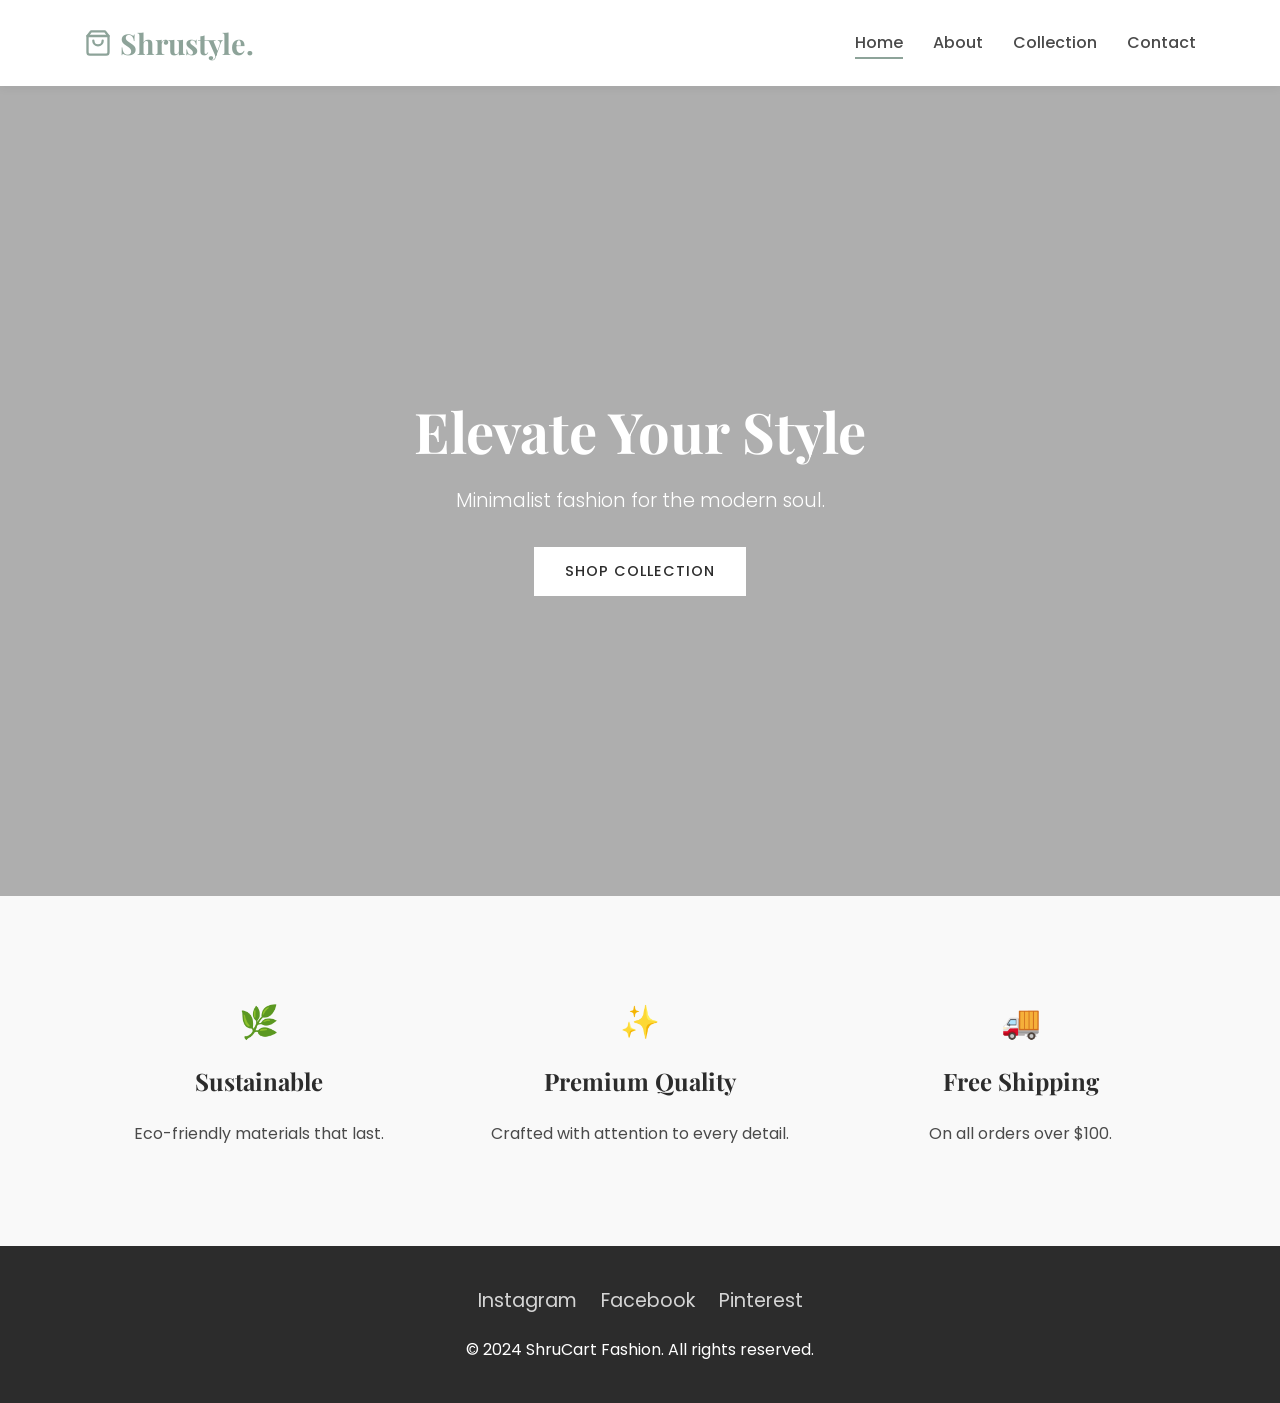
<file: lunacart/index.html>
<!DOCTYPE html>
<html lang="en">

<head>
    <meta charset="UTF-8">
    <meta name="viewport" content="width=device-width, initial-scale=1.0">
    <title>ShruCart | Minimal Fashion Store</title>
    <!-- Fonts -->
    <link rel="preconnect" href="https://fonts.googleapis.com">
    <link rel="preconnect" href="https://fonts.gstatic.com" crossorigin>
    <link
        href="https://fonts.googleapis.com/css2?family=Playfair+Display:wght@400;700&family=Poppins:wght@300;400;500&display=swap"
        rel="stylesheet">
    <!-- CSS -->
    <link rel="stylesheet" href="css/style.css">
</head>

<body>

    <!-- Navigation -->
    <header>
        <div class="container">
            <nav>
                <div class="logo">
                    <svg xmlns="http://www.w3.org/2000/svg" width="28" height="28" viewBox="0 0 24 24" fill="none"
                        stroke="currentColor" stroke-width="2" stroke-linecap="round" stroke-linejoin="round">
                        <path d="M6 2L3 6v14a2 2 0 0 0 2 2h14a2 2 0 0 0 2-2V6l-3-4z"></path>
                        <line x1="3" y1="6" x2="21" y2="6"></line>
                        <path d="M16 10a4 4 0 0 1-8 0"></path>
                    </svg>
                    Shrustyle.
                </div>
                <div class="hamburger">☰</div>
                <ul class="nav-links">
                    <li><a href="index.html" class="active">Home</a></li>
                    <li><a href="about.html">About</a></li>
                    <li><a href="gallery.html">Collection</a></li>
                    <li><a href="contact.html">Contact</a></li>
                </ul>
            </nav>
        </div>
    </header>

    <!-- Hero Section -->
    <section class="hero">
        <div class="container hero-content">
            <h1>Elevate Your Style</h1>
            <p class="tagline">Minimalist fashion for the modern soul.</p>
            <a href="gallery.html" class="btn">Shop Collection</a>
        </div>
    </section>

    <!-- Features Section -->
    <section class="features">
        <div class="container">
            <div class="features-grid">
                <div class="feature-item">
                    <div class="feature-icon">🌿</div>
                    <h3>Sustainable</h3>
                    <p>Eco-friendly materials that last.</p>
                </div>
                <div class="feature-item">
                    <div class="feature-icon">✨</div>
                    <h3>Premium Quality</h3>
                    <p>Crafted with attention to every detail.</p>
                </div>
                <div class="feature-item">
                    <div class="feature-icon">🚚</div>
                    <h3>Free Shipping</h3>
                    <p>On all orders over $100.</p>
                </div>
            </div>
        </div>
    </section>

    <!-- Footer -->
    <footer>
        <div class="container">
            <div class="social-links">
                <a href="#">Instagram</a>
                <a href="#">Facebook</a>
                <a href="#">Pinterest</a>
            </div>
            <p>&copy; 2024 ShruCart Fashion. All rights reserved.</p>
        </div>
    </footer>

    <script src="js/script.js"></script>
</body>

</html>
</file>
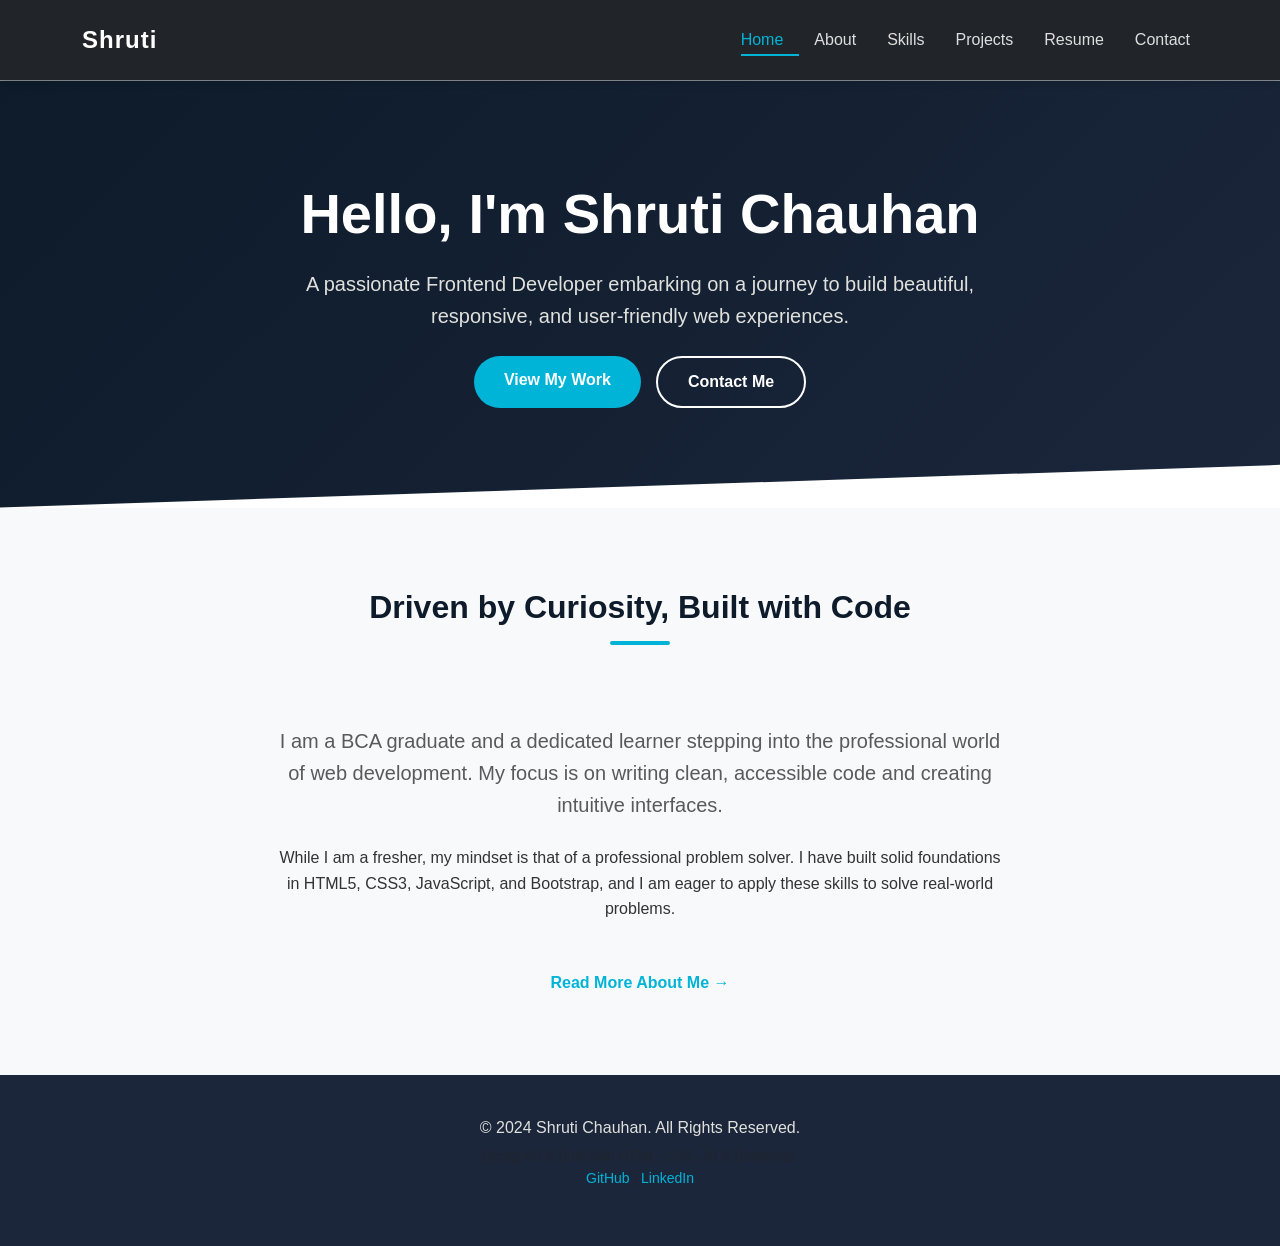
<file: portfolio/index.html>
<!DOCTYPE html>
<html lang="en">

<head>
    <meta charset="UTF-8">
    <meta name="viewport" content="width=device-width, initial-scale=1.0">
    <title>Shruti Chauhan | Frontend Developer Portfolio</title>
    <meta name="description"
        content="Portfolio of Shruti Chauhan, a Frontend Developer specialized in HTML, CSS, JavaScript, and Bootstrap.">

    <!-- Bootstrap 5 CSS CDN -->
    <link href="https://cdn.jsdelivr.net/npm/bootstrap@5.3.0/dist/css/bootstrap.min.css" rel="stylesheet">

    <!-- Custom CSS -->
    <link rel="stylesheet" href="css/style.css">

    <!-- Using Segoe UI font (system default backup) -->
</head>

<body>

    <!-- Navigation Bar -->
    <nav class="navbar navbar-expand-lg navbar-dark bg-dark sticky-top">
        <div class="container">
            <a class="navbar-brand" href="index.html">Shruti<span style="color: var(--accent-color);"></span></a>
            <button class="navbar-toggler" type="button" data-bs-toggle="collapse" data-bs-target="#navbarNav">
                <span class="navbar-toggler-icon"></span>
            </button>
            <div class="collapse navbar-collapse justify-content-end" id="navbarNav">
                <ul class="navbar-nav">
                    <li class="nav-item"><a class="nav-link active" href="index.html">Home</a></li>
                    <li class="nav-item"><a class="nav-link" href="about.html">About</a></li>
                    <li class="nav-item"><a class="nav-link" href="skills.html">Skills</a></li>
                    <li class="nav-item"><a class="nav-link" href="projects.html">Projects</a></li>
                    <li class="nav-item"><a class="nav-link" href="resume.html">Resume</a></li>
                    <li class="nav-item"><a class="nav-link" href="contact.html">Contact</a></li>
                </ul>
            </div>
        </div>
    </nav>

    <!-- Hero Section -->
    <header class="hero-section d-flex align-items-center">
        <div class="container">
            <div class="row align-items-center justify-content-center">
                <div class="col-lg-8">
                    <h1>Hello, I'm Shruti Chauhan</h1>
                    <p class="lead mb-4">
                        A passionate <strong>Frontend Developer</strong> embarking on a journey to build beautiful,
                        responsive, and user-friendly web experiences.
                    </p>
                    <div class="d-flex justify-content-center">
                        <a href="projects.html" class="btn btn-primary-custom">View My Work</a>
                        <a href="contact.html" class="btn btn-outline-light-custom">Contact Me</a>
                    </div>
                </div>
            </div>
        </div>
    </header>

    <!-- Brief Introduction Section -->
    <section class="section-padding bg-light">
        <div class="container">
            <div class="row justify-content-center">
                <div class="col-lg-8 text-center animate-up">
                    <h2 class="section-title">Driven by Curiosity, Built with Code</h2>
                    <p class="lead text-muted mb-4">
                        I am a BCA graduate and a dedicated learner stepping into the professional world of web
                        development.
                        My focus is on writing clean, accessible code and creating intuitive interfaces.
                    </p>
                    <p class="mb-5">
                        While I am a fresher, my mindset is that of a professional problem solver.
                        I have built solid foundations in HTML5, CSS3, JavaScript, and Bootstrap, and I am eager to
                        apply these skills to solve real-world problems.
                    </p>
                    <a href="about.html" class="text-decoration-none fw-bold" style="color: var(--accent-color);">Read
                        More About Me →</a>
                </div>
            </div>
        </div>
    </section>

    <!-- Footer -->
    <footer>
        <div class="container">
            <p class="mb-1">&copy; 2024 Shruti Chauhan. All Rights Reserved.</p>
            <p class="small text-muted">
                Designed & Built with HTML, CSS, JS & Bootstrap. <br>
                <a href="https://github.com/shrutichauhan" target="_blank">GitHub</a> |
                <a href="https://linkedin.com/in/shrutichauhan" target="_blank">LinkedIn</a>
            </p>
        </div>
    </footer>

    <!-- Bootstrap 5 JS Bundle -->
    <script src="https://cdn.jsdelivr.net/npm/bootstrap@5.3.0/dist/js/bootstrap.bundle.min.js"></script>

    <!-- Custom JS -->
    <script src="js/main.js"></script>
</body>

</html>
</file>
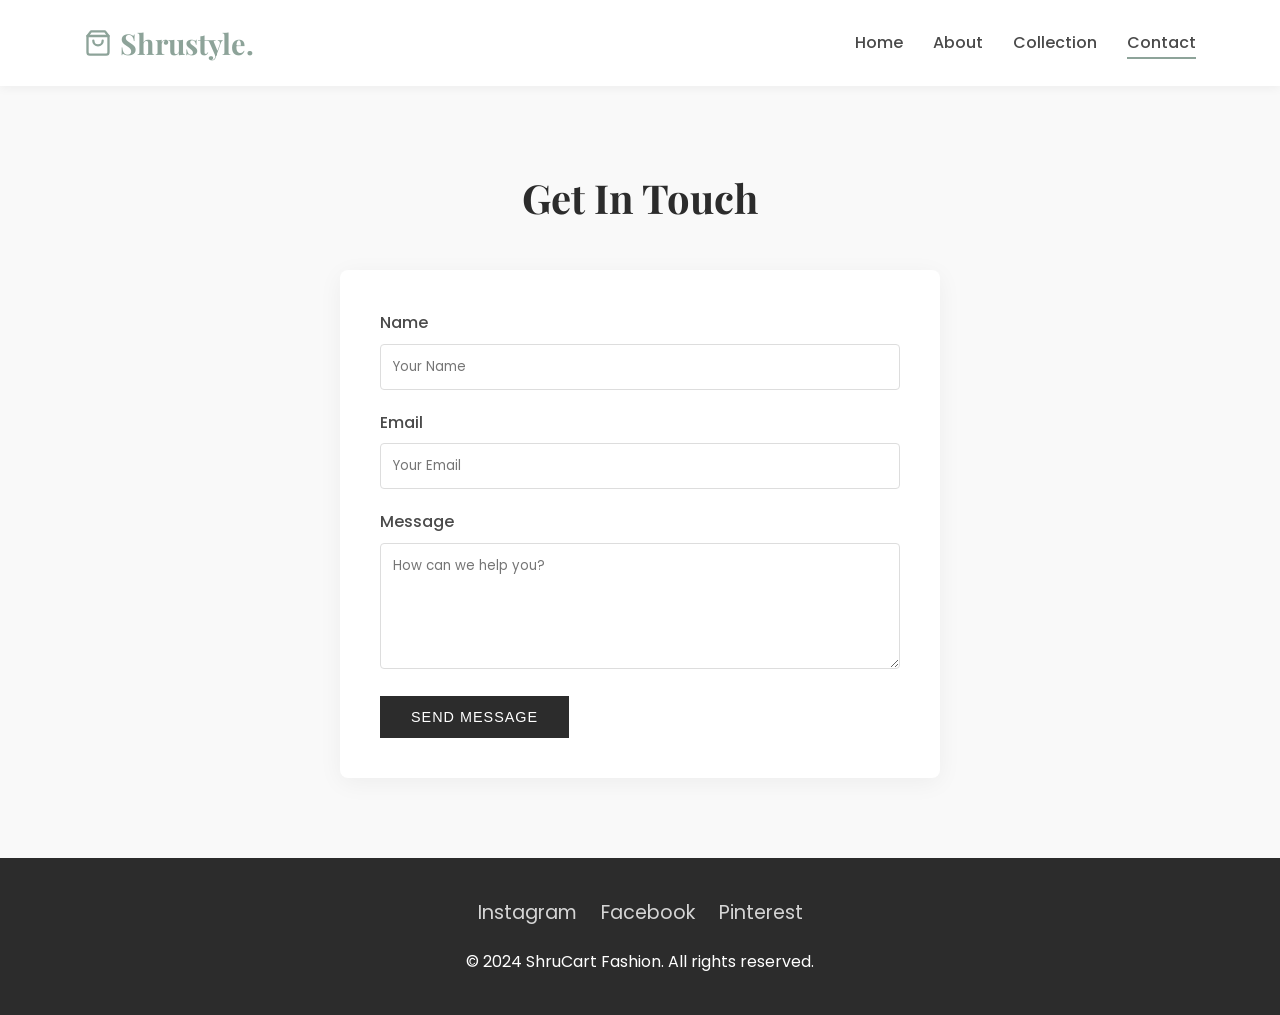
<file: lunacart/contact.html>
<!DOCTYPE html>
<html lang="en">

<head>
    <meta charset="UTF-8">
    <meta name="viewport" content="width=device-width, initial-scale=1.0">
    <title>Contact Us | ShruCart</title>
    <!-- Fonts -->
    <link rel="preconnect" href="https://fonts.googleapis.com">
    <link rel="preconnect" href="https://fonts.gstatic.com" crossorigin>
    <link
        href="https://fonts.googleapis.com/css2?family=Playfair+Display:wght@400;700&family=Poppins:wght@300;400;500&display=swap"
        rel="stylesheet">
    <!-- CSS -->
    <link rel="stylesheet" href="css/style.css">
</head>

<body>

    <!-- Navigation -->
    <header>
        <div class="container">
            <nav>
                <div class="logo">
                    <svg xmlns="http://www.w3.org/2000/svg" width="28" height="28" viewBox="0 0 24 24" fill="none"
                        stroke="currentColor" stroke-width="2" stroke-linecap="round" stroke-linejoin="round">
                        <path d="M6 2L3 6v14a2 2 0 0 0 2 2h14a2 2 0 0 0 2-2V6l-3-4z"></path>
                        <line x1="3" y1="6" x2="21" y2="6"></line>
                        <path d="M16 10a4 4 0 0 1-8 0"></path>
                    </svg>
                    Shrustyle.
                </div>
                <div class="hamburger">☰</div>
                <ul class="nav-links">
                    <li><a href="index.html">Home</a></li>
                    <li><a href="about.html">About</a></li>
                    <li><a href="gallery.html">Collection</a></li>
                    <li><a href="contact.html" class="active">Contact</a></li>
                </ul>
            </nav>
        </div>
    </header>

    <!-- Contact Section -->
    <section class="contact-section">
        <div class="container">
            <h2>Get In Touch</h2>
            <div class="form-container">
                <form id="contactForm">
                    <div class="form-group">
                        <label for="name">Name</label>
                        <input type="text" id="name" placeholder="Your Name">
                        <div class="error-message">Error message</div>
                    </div>
                    <div class="form-group">
                        <label for="email">Email</label>
                        <input type="email" id="email" placeholder="Your Email">
                        <div class="error-message">Error message</div>
                    </div>
                    <div class="form-group">
                        <label for="message">Message</label>
                        <textarea id="message" rows="5" placeholder="How can we help you?"></textarea>
                        <div class="error-message">Error message</div>
                    </div>
                    <button type="submit" class="btn">Send Message</button>
                </form>
            </div>
        </div>
    </section>

    <!-- Footer -->
    <footer>
        <div class="container">
            <div class="social-links">
                <a href="#">Instagram</a>
                <a href="#">Facebook</a>
                <a href="#">Pinterest</a>
            </div>
            <p>&copy; 2024 ShruCart Fashion. All rights reserved.</p>
        </div>
    </footer>

    <script src="js/script.js"></script>
</body>

</html>
</file>
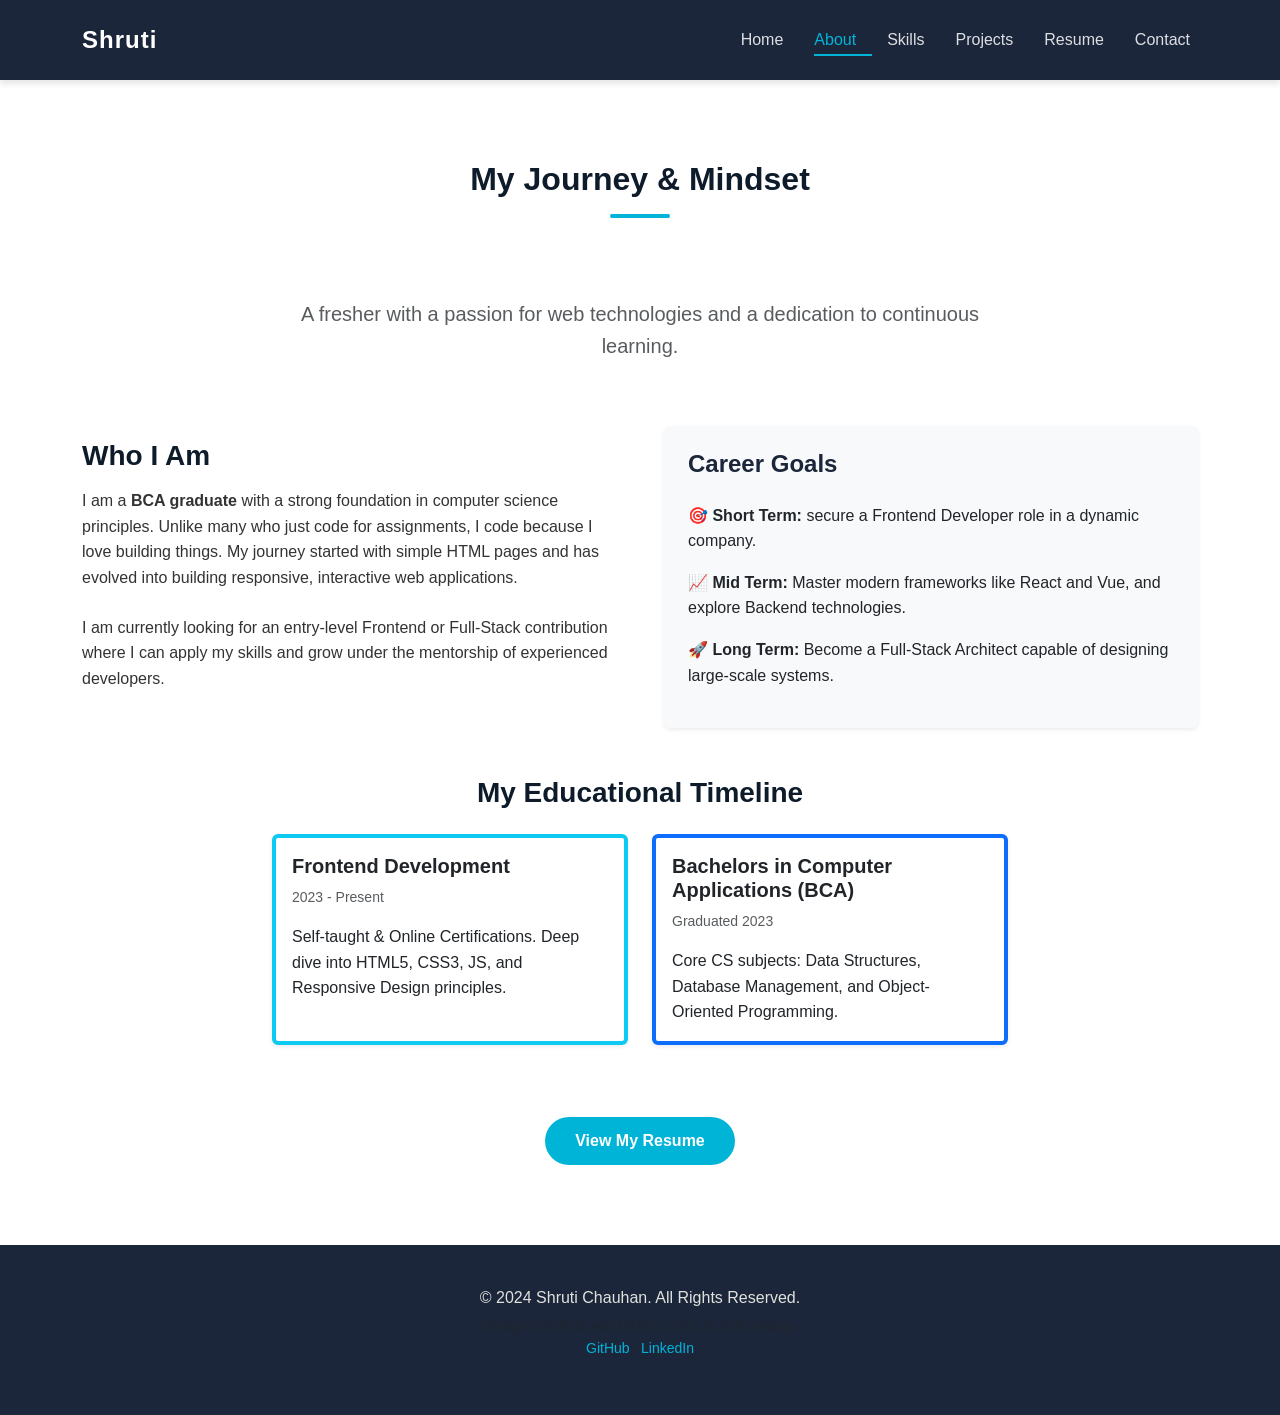
<file: portfolio/about.html>
<!DOCTYPE html>
<html lang="en">

<head>
    <meta charset="UTF-8">
    <meta name="viewport" content="width=device-width, initial-scale=1.0">
    <title>About Me | Shruti Chauhan - Frontend Developer</title>

    <!-- Bootstrap 5 CSS CDN -->
    <link href="https://cdn.jsdelivr.net/npm/bootstrap@5.3.0/dist/css/bootstrap.min.css" rel="stylesheet">

    <!-- Custom CSS -->
    <link rel="stylesheet" href="css/style.css">
</head>

<body>

    <!-- Navigation Bar -->
    <nav class="navbar navbar-expand-lg navbar-dark sticky-top">
        <div class="container">
            <a class="navbar-brand" href="index.html">Shruti<span style="color: var(--accent-color);"></span></a>
            <button class="navbar-toggler" type="button" data-bs-toggle="collapse" data-bs-target="#navbarNav">
                <span class="navbar-toggler-icon"></span>
            </button>
            <div class="collapse navbar-collapse justify-content-end" id="navbarNav">
                <ul class="navbar-nav">
                    <li class="nav-item"><a class="nav-link" href="index.html">Home</a></li>
                    <li class="nav-item"><a class="nav-link active" href="about.html">About</a></li>
                    <li class="nav-item"><a class="nav-link" href="skills.html">Skills</a></li>
                    <li class="nav-item"><a class="nav-link" href="projects.html">Projects</a></li>
                    <li class="nav-item"><a class="nav-link" href="resume.html">Resume</a></li>
                    <li class="nav-item"><a class="nav-link" href="contact.html">Contact</a></li>
                </ul>
            </div>
        </div>
    </nav>

    <!-- Main Content -->
    <section class="section-padding">
        <div class="container">
            <!-- Header -->
            <div class="row mb-5">
                <div class="col-lg-8 mx-auto text-center animate-up">
                    <h2 class="section-title">My Journey & Mindset</h2>
                    <p class="lead text-muted">A fresher with a passion for web technologies and a dedication to
                        continuous learning.</p>
                </div>
            </div>

            <!-- Content Split -->
            <div class="row g-5 align-items-center mb-5">
                <div class="col-lg-6 animate-up">
                    <h3 class="mb-3">Who I Am</h3>
                    <p class="mb-4">
                        I am a <strong>BCA graduate</strong> with a strong foundation in computer science principles.
                        Unlike many who just code for assignments, I code because I love building things.
                        My journey started with simple HTML pages and has evolved into building responsive, interactive
                        web applications.
                    </p>
                    <p class="mb-4">
                        I am currently looking for an entry-level Frontend or Full-Stack contribution where I can apply
                        my
                        skills and grow under the mentorship of experienced developers.
                    </p>
                </div>
                <div class="col-lg-6 animate-up">
                    <div class="card border-0 shadow-sm h-100 bg-light">
                        <div class="card-body p-4">
                            <h4 class="card-title mb-4" style="color: var(--secondary-color);">Career Goals</h4>
                            <ul class="list-unstyled">
                                <li class="mb-3">
                                    <strong>🎯 Short Term:</strong> secure a Frontend Developer role in a dynamic
                                    company.
                                </li>
                                <li class="mb-3">
                                    <strong>📈 Mid Term:</strong> Master modern frameworks like React and Vue, and
                                    explore Backend technologies.
                                </li>
                                <li class="mb-3">
                                    <strong>🚀 Long Term:</strong> Become a Full-Stack Architect capable of designing
                                    large-scale systems.
                                </li>
                            </ul>
                        </div>
                    </div>
                </div>
            </div>

            <!-- Timeline / Educational Background -->
            <div class="row mt-5">
                <div class="col-12 animate-up">
                    <h3 class="mb-4 text-center">My Educational Timeline</h3>
                    <div class="row justify-content-center">
                        <div class="col-md-4 mb-4">
                            <div class="card h-100 border-start border-4 border-info shadow-sm">
                                <div class="card-body">
                                    <h5 class="card-title">Frontend Development</h5>
                                    <p class="text-muted small">2023 - Present</p>
                                    <p class="card-text">Self-taught & Online Certifications. Deep dive into HTML5,
                                        CSS3, JS, and Responsive Design principles.</p>
                                </div>
                            </div>
                        </div>
                        <div class="col-md-4 mb-4">
                            <div class="card h-100 border-start border-4 border-primary shadow-sm">
                                <div class="card-body">
                                    <h5 class="card-title">Bachelors in Computer Applications (BCA)</h5>
                                    <p class="text-muted small">Graduated 2023</p>
                                    <p class="card-text">Core CS subjects: Data Structures, Database Management, and
                                        Object-Oriented Programming.</p>
                                </div>
                            </div>
                        </div>
                    </div>
                </div>
            </div>

            <div class="text-center mt-5 animate-up">
                <a href="resume.html" class="btn btn-primary-custom">View My Resume</a>
            </div>

        </div>
    </section>

    <!-- Footer -->
    <footer>
        <div class="container">
            <p class="mb-1">&copy; 2024 Shruti Chauhan. All Rights Reserved.</p>
            <p class="small text-muted">
                Designed & Built with HTML, CSS, JS & Bootstrap. <br>
                <a href="https://github.com/shrutichauhan" target="_blank">GitHub</a> |
                <a href="https://linkedin.com/in/shrutichauhan" target="_blank">LinkedIn</a>
            </p>
        </div>
    </footer>

    <!-- Bootstrap 5 JS Bundle -->
    <script src="https://cdn.jsdelivr.net/npm/bootstrap@5.3.0/dist/js/bootstrap.bundle.min.js"></script>
    <script src="js/main.js"></script>
</body>

</html>
</file>
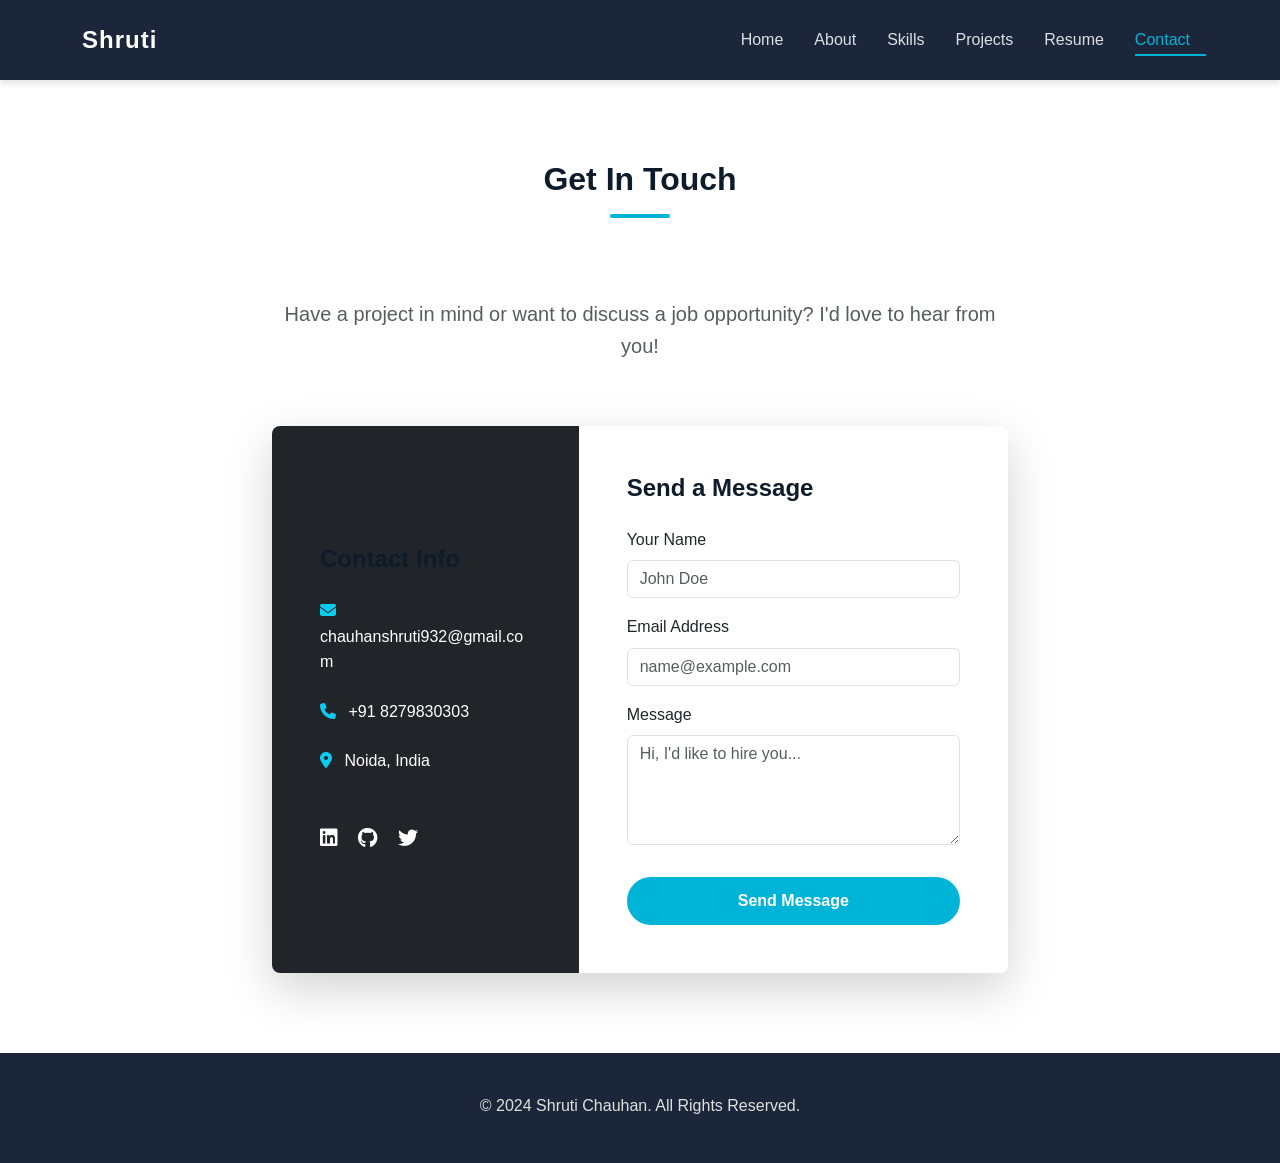
<file: portfolio/contact.html>
<!DOCTYPE html>
<html lang="en">

<head>
    <meta charset="UTF-8">
    <meta name="viewport" content="width=device-width, initial-scale=1.0">
    <title>Contact Me | Shruti Chauhan - Frontend Developer</title>

    <!-- Bootstrap 5 CSS CDN -->
    <link href="https://cdn.jsdelivr.net/npm/bootstrap@5.3.0/dist/css/bootstrap.min.css" rel="stylesheet">

    <!-- Custom CSS -->
    <link rel="stylesheet" href="css/style.css">

    <!-- FontAwesome for Social Icons -->
    <link rel="stylesheet" href="https://cdnjs.cloudflare.com/ajax/libs/font-awesome/6.4.0/css/all.min.css">
</head>

<body>

    <!-- Navigation Bar -->
    <nav class="navbar navbar-expand-lg navbar-dark sticky-top">
        <div class="container">
            <a class="navbar-brand" href="index.html">Shruti<span style="color: var(--accent-color);"></span></a>
            <button class="navbar-toggler" type="button" data-bs-toggle="collapse" data-bs-target="#navbarNav">
                <span class="navbar-toggler-icon"></span>
            </button>
            <div class="collapse navbar-collapse justify-content-end" id="navbarNav">
                <ul class="navbar-nav">
                    <li class="nav-item"><a class="nav-link" href="index.html">Home</a></li>
                    <li class="nav-item"><a class="nav-link" href="about.html">About</a></li>
                    <li class="nav-item"><a class="nav-link" href="skills.html">Skills</a></li>
                    <li class="nav-item"><a class="nav-link" href="projects.html">Projects</a></li>
                    <li class="nav-item"><a class="nav-link" href="resume.html">Resume</a></li>
                    <li class="nav-item"><a class="nav-link active" href="contact.html">Contact</a></li>
                </ul>
            </div>
        </div>
    </nav>

    <!-- Main Content -->
    <section class="section-padding">
        <div class="container">
            <div class="row mb-5">
                <div class="col-lg-8 mx-auto text-center animate-up">
                    <h2 class="section-title">Get In Touch</h2>
                    <p class="lead text-muted">
                        Have a project in mind or want to discuss a job opportunity? I'd love to hear from you!
                    </p>
                </div>
            </div>

            <div class="row justify-content-center">
                <div class="col-lg-8 animate-up">
                    <div class="card shadow-lg border-0 rounded-3 overflow-hidden">
                        <div class="row g-0">
                            <!-- Contact Info Column -->
                            <div class="col-md-5 bg-dark text-white p-5 d-flex flex-column justify-content-center">
                                <h4 class="mb-4">Contact Info</h4>
                                <div class="mb-4">
                                    <i class="fas fa-envelope me-2 text-info"></i>
                                    <span>chauhanshruti932@gmail.com</span>
                                </div>
                                <div class="mb-4">
                                    <i class="fas fa-phone me-2 text-info"></i>
                                    <span>+91 8279830303</span>
                                </div>
                                <div class="mb-4">
                                    <i class="fas fa-map-marker-alt me-2 text-info"></i>
                                    <span> Noida, India</span>
                                </div>
                                <div class="mt-4">
                                    <a href="https://www.linkedin.com/in/shruti-chauhan-57a017297?utm_source=share&utm_campaign=share_via&utm_content=profile&utm_medium=android_app"
                                        class="text-white me-3 fs-5"><i class="fab fa-linkedin"></i></a>
                                    <a href="https://github.com/dashboard" class="text-white me-3 fs-5"><i
                                            class="fab fa-github"></i></a>
                                    <a href="#" class="text-white fs-5"><i class="fab fa-twitter"></i></a>
                                </div>
                            </div>

                            <!-- Form Column -->
                            <div class="col-md-7 bg-white p-5">
                                <h4 class="mb-4" style="color: var(--primary-color);">Send a Message</h4>
                                <form id="contactForm">
                                    <div class="mb-3">
                                        <label for="name" class="form-label">Your Name</label>
                                        <input type="text" class="form-control" id="name" placeholder="John Doe"
                                            required>
                                    </div>
                                    <div class="mb-3">
                                        <label for="email" class="form-label">Email Address</label>
                                        <input type="email" class="form-control" id="email"
                                            placeholder="name@example.com" required>
                                    </div>
                                    <div class="mb-3">
                                        <label for="message" class="form-label">Message</label>
                                        <textarea class="form-control" id="message" rows="4"
                                            placeholder="Hi, I'd like to hire you..." required></textarea>
                                    </div>
                                    <button type="submit" class="btn btn-primary-custom w-100 mt-3">Send
                                        Message</button>
                                </form>
                            </div>
                        </div>
                    </div>
                </div>
            </div>

        </div>
    </section>

    <!-- Footer -->
    <footer>
        <div class="container">
            <p class="mb-1">&copy; 2024 Shruti Chauhan. All Rights Reserved.</p>
        </div>
    </footer>

    <!-- Bootstrap 5 JS Bundle -->
    <script src="https://cdn.jsdelivr.net/npm/bootstrap@5.3.0/dist/js/bootstrap.bundle.min.js"></script>
    <script src="js/main.js"></script>
</body>

</html>
</file>
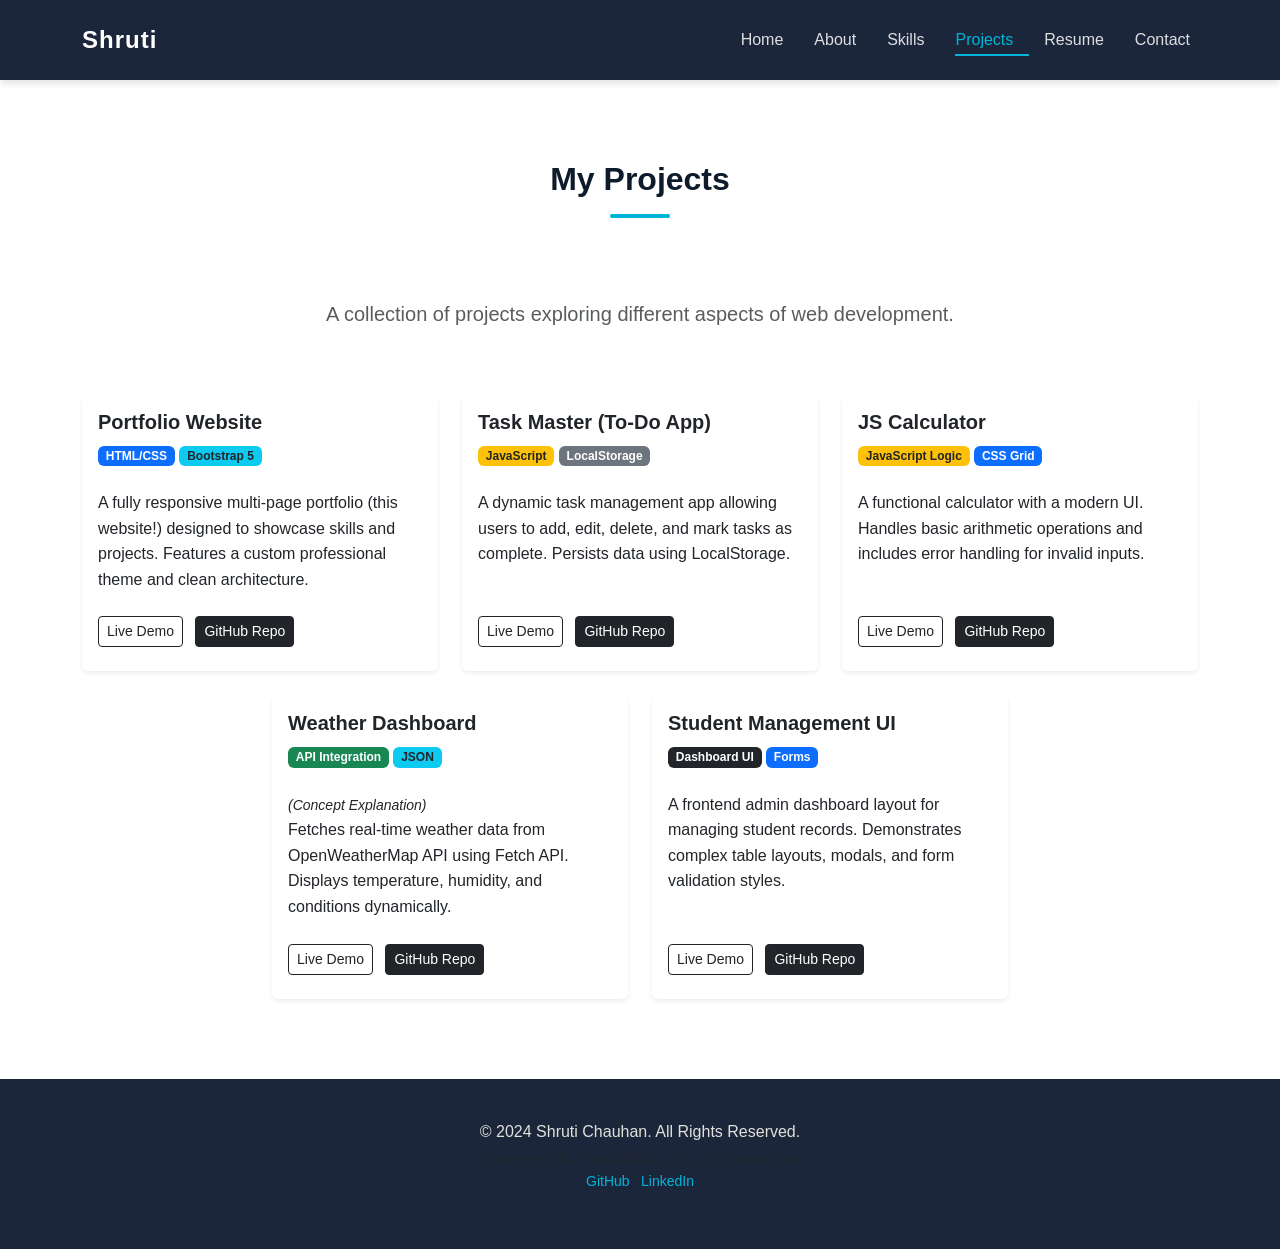
<file: portfolio/projects.html>
<!DOCTYPE html>
<html lang="en">

<head>
    <meta charset="UTF-8">
    <meta name="viewport" content="width=device-width, initial-scale=1.0">
    <title>Projects | Shruti Chauhan - Frontend Developer</title>

    <!-- Bootstrap 5 CSS CDN -->
    <link href="https://cdn.jsdelivr.net/npm/bootstrap@5.3.0/dist/css/bootstrap.min.css" rel="stylesheet">

    <!-- Custom CSS -->
    <link rel="stylesheet" href="css/style.css">
</head>

<body>

    <!-- Navigation Bar -->
    <nav class="navbar navbar-expand-lg navbar-dark sticky-top">
        <div class="container">
            <a class="navbar-brand" href="index.html">Shruti<span style="color: var(--accent-color);"></span></a>
            <button class="navbar-toggler" type="button" data-bs-toggle="collapse" data-bs-target="#navbarNav">
                <span class="navbar-toggler-icon"></span>
            </button>
            <div class="collapse navbar-collapse justify-content-end" id="navbarNav">
                <ul class="navbar-nav">
                    <li class="nav-item"><a class="nav-link" href="index.html">Home</a></li>
                    <li class="nav-item"><a class="nav-link" href="about.html">About</a></li>
                    <li class="nav-item"><a class="nav-link" href="skills.html">Skills</a></li>
                    <li class="nav-item"><a class="nav-link active" href="projects.html">Projects</a></li>
                    <li class="nav-item"><a class="nav-link" href="resume.html">Resume</a></li>
                    <li class="nav-item"><a class="nav-link" href="contact.html">Contact</a></li>
                </ul>
            </div>
        </div>
    </nav>

    <!-- Main Content -->
    <section class="section-padding">
        <div class="container">
            <div class="row mb-5">
                <div class="col-lg-8 mx-auto text-center animate-up">
                    <h2 class="section-title">My Projects</h2>
                    <p class="lead text-muted">A collection of projects exploring different aspects of web development.
                    </p>
                </div>
            </div>

            <div class="row g-4 justify-content-center">

                <!-- Project 1 -->
                <div class="col-md-6 col-lg-4 animate-up">
                    <div class="card h-100 shadow-sm border-0 project-card">
                        <div class="card-body">
                            <h5 class="card-title fw-bold">Portfolio Website</h5>
                            <span class="badge bg-primary mb-2">HTML/CSS</span>
                            <span class="badge bg-info text-dark mb-2">Bootstrap 5</span>
                            <p class="card-text mt-3">
                                A fully responsive multi-page portfolio (this website!) designed to showcase skills and
                                projects.
                                Features a custom professional theme and clean architecture.
                            </p>
                        </div>
                        <div class="card-footer bg-transparent border-top-0 pb-4">
                            <a href="#" class="btn btn-sm btn-outline-dark me-2"
                                onclick="alert('You are already viewing it!')">Live Demo</a>
                            <a href="#" class="btn btn-sm btn-dark"
                                onclick="alert('This is a dummy link for interview purposes.')">GitHub Repo</a>
                        </div>
                    </div>
                </div>

                <!-- Project 2 -->
                <div class="col-md-6 col-lg-4 animate-up">
                    <div class="card h-100 shadow-sm border-0 project-card">
                        <div class="card-body">
                            <h5 class="card-title fw-bold">Task Master (To-Do App)</h5>
                            <span class="badge bg-warning text-dark mb-2">JavaScript</span>
                            <span class="badge bg-secondary mb-2">LocalStorage</span>
                            <p class="card-text mt-3">
                                A dynamic task management app allowing users to add, edit, delete, and mark tasks as
                                complete.
                                Persists data using LocalStorage.
                            </p>
                        </div>
                        <div class="card-footer bg-transparent border-top-0 pb-4">
                            <a href="#" class="btn btn-sm btn-outline-dark me-2"
                                onclick="alert('This is a dummy link for interview purposes.')">Live Demo</a>
                            <a href="#" class="btn btn-sm btn-dark"
                                onclick="alert('This is a dummy link for interview purposes.')">GitHub Repo</a>
                        </div>
                    </div>
                </div>

                <!-- Project 3 -->
                <div class="col-md-6 col-lg-4 animate-up">
                    <div class="card h-100 shadow-sm border-0 project-card">
                        <div class="card-body">
                            <h5 class="card-title fw-bold">JS Calculator</h5>
                            <span class="badge bg-warning text-dark mb-2">JavaScript Logic</span>
                            <span class="badge bg-primary mb-2">CSS Grid</span>
                            <p class="card-text mt-3">
                                A functional calculator with a modern UI. Handles basic arithmetic operations and
                                includes
                                error handling for invalid inputs.
                            </p>
                        </div>
                        <div class="card-footer bg-transparent border-top-0 pb-4">
                            <a href="#" class="btn btn-sm btn-outline-dark me-2"
                                onclick="alert('This is a dummy link for interview purposes.')">Live Demo</a>
                            <a href="#" class="btn btn-sm btn-dark"
                                onclick="alert('This is a dummy link for interview purposes.')">GitHub Repo</a>
                        </div>
                    </div>
                </div>

                <!-- Project 4 -->
                <div class="col-md-6 col-lg-4 animate-up">
                    <div class="card h-100 shadow-sm border-0 project-card">
                        <div class="card-body">
                            <h5 class="card-title fw-bold">Weather Dashboard</h5>
                            <span class="badge bg-success mb-2">API Integration</span>
                            <span class="badge bg-info text-dark mb-2">JSON</span>
                            <p class="card-text mt-3">
                                <small><em>(Concept Explanation)</em></small><br>
                                Fetches real-time weather data from OpenWeatherMap API using Fetch API.
                                Displays temperature, humidity, and conditions dynamically.
                            </p>
                        </div>
                        <div class="card-footer bg-transparent border-top-0 pb-4">
                            <a href="#" class="btn btn-sm btn-outline-dark me-2"
                                onclick="alert('This is a dummy link for interview purposes.')">Live Demo</a>
                            <a href="#" class="btn btn-sm btn-dark"
                                onclick="alert('This is a dummy link for interview purposes.')">GitHub Repo</a>
                        </div>
                    </div>
                </div>

                <!-- Project 5 -->
                <div class="col-md-6 col-lg-4 animate-up">
                    <div class="card h-100 shadow-sm border-0 project-card">
                        <div class="card-body">
                            <h5 class="card-title fw-bold">Student Management UI</h5>
                            <span class="badge bg-dark mb-2">Dashboard UI</span>
                            <span class="badge bg-primary mb-2">Forms</span>
                            <p class="card-text mt-3">
                                A frontend admin dashboard layout for managing student records.
                                Demonstrates complex table layouts, modals, and form validation styles.
                            </p>
                        </div>
                        <div class="card-footer bg-transparent border-top-0 pb-4">
                            <a href="#" class="btn btn-sm btn-outline-dark me-2"
                                onclick="alert('This is a dummy link for interview purposes.')">Live Demo</a>
                            <a href="#" class="btn btn-sm btn-dark"
                                onclick="alert('This is a dummy link for interview purposes.')">GitHub Repo</a>
                        </div>
                    </div>
                </div>

            </div>
        </div>
    </section>

    <!-- Footer -->
    <footer>
        <div class="container">
            <p class="mb-1">&copy; 2024 Shruti Chauhan. All Rights Reserved.</p>
            <p class="small text-muted">
                Designed & Built with HTML, CSS, JS & Bootstrap. <br>
                <a href="https://github.com/shrutichauhan" target="_blank">GitHub</a> |
                <a href="https://linkedin.com/in/shrutichauhan" target="_blank">LinkedIn</a>
            </p>
        </div>
    </footer>

    <!-- Bootstrap 5 JS Bundle -->
    <script src="https://cdn.jsdelivr.net/npm/bootstrap@5.3.0/dist/js/bootstrap.bundle.min.js"></script>
    <script src="js/main.js"></script>
</body>

</html>
</file>
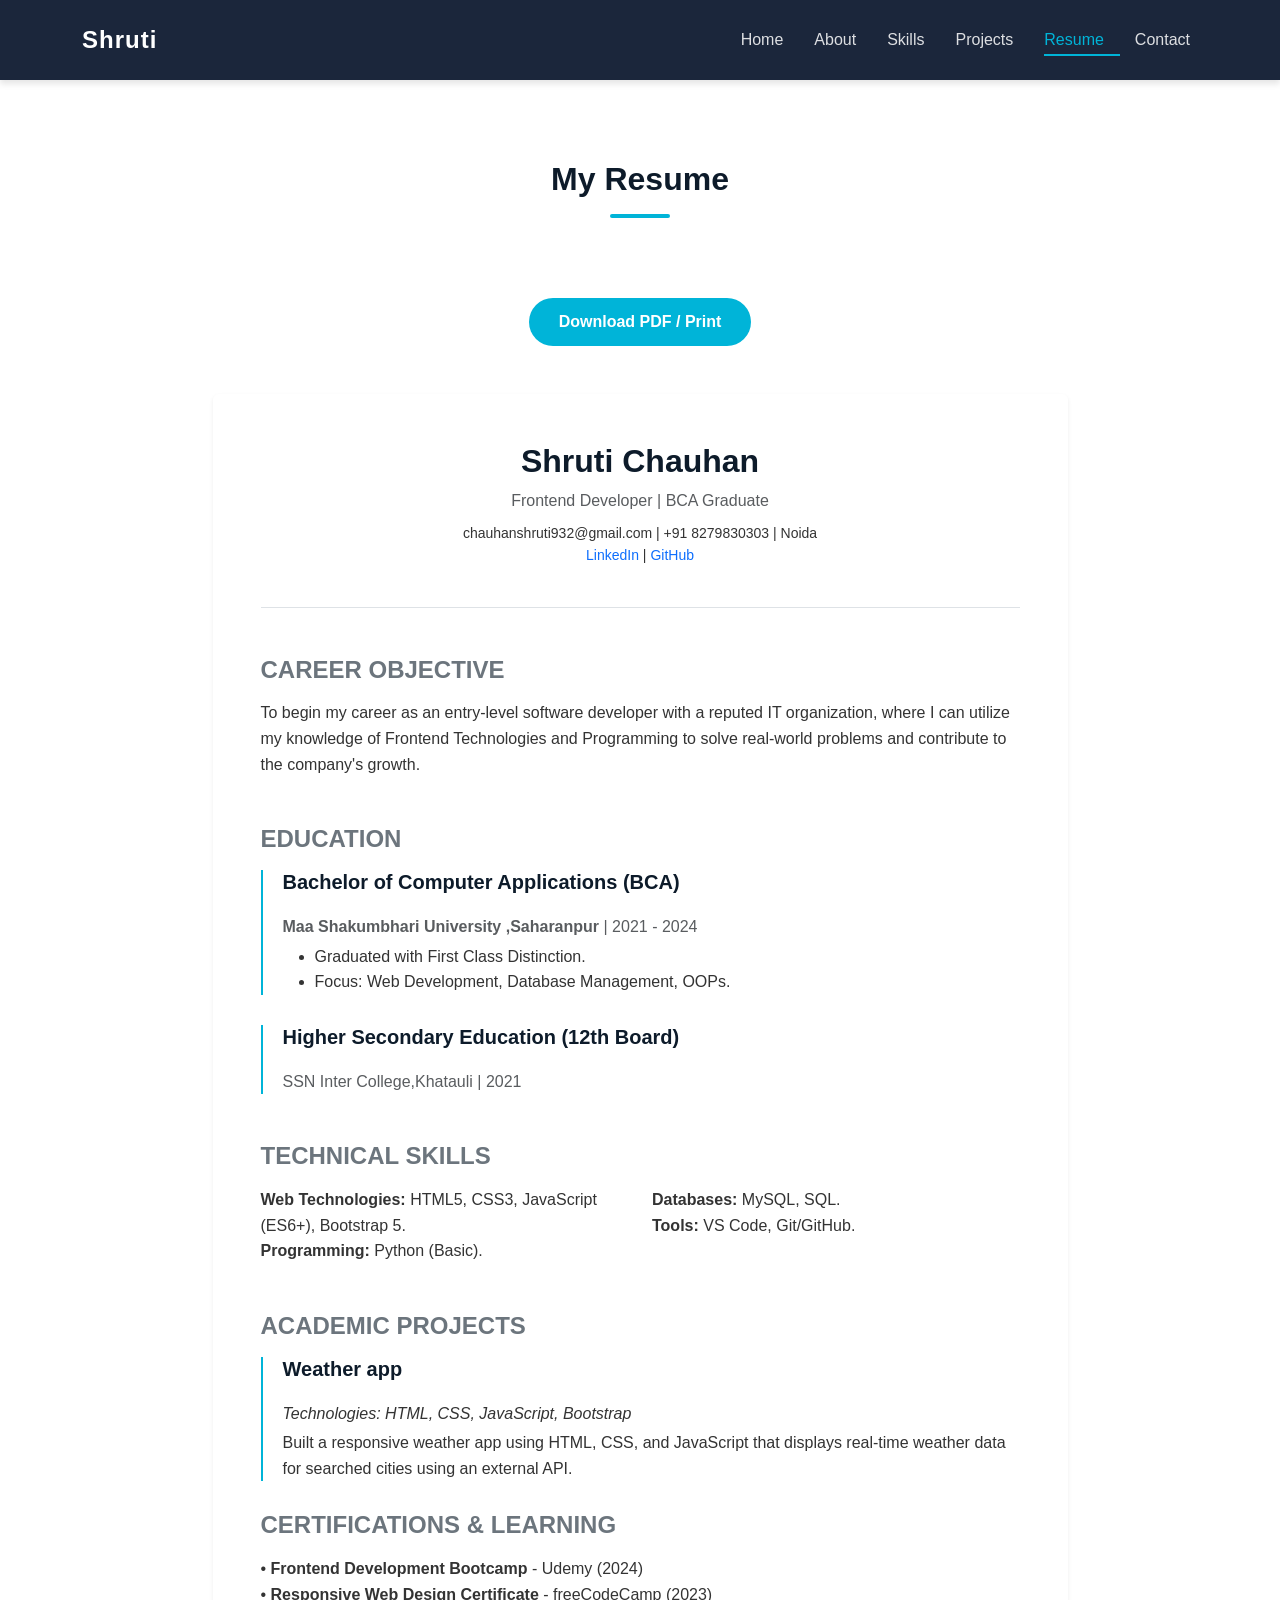
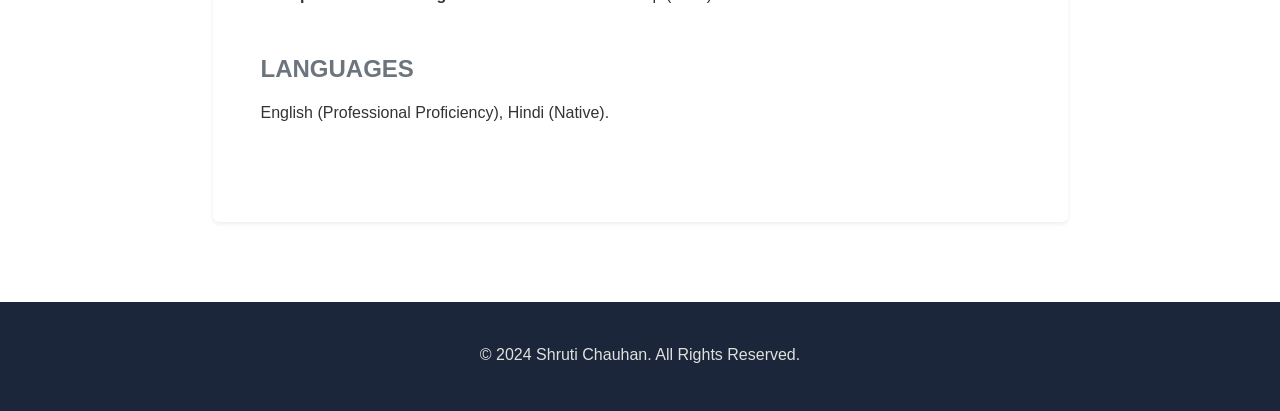
<file: portfolio/resume.html>
<!DOCTYPE html>
<html lang="en">

<head>
    <meta charset="UTF-8">
    <meta name="viewport" content="width=device-width, initial-scale=1.0">
    <title>Resume | Shruti Chauhan - Frontend Developer</title>

    <!-- Bootstrap 5 CSS CDN -->
    <link href="https://cdn.jsdelivr.net/npm/bootstrap@5.3.0/dist/css/bootstrap.min.css" rel="stylesheet">

    <!-- Custom CSS -->
    <link rel="stylesheet" href="css/style.css">

    <style>
        .resume-section {
            border-left: 2px solid var(--accent-color);
            padding-left: 20px;
            margin-bottom: 30px;
        }
    </style>
</head>

<body>

    <!-- Navigation Bar -->
    <nav class="navbar navbar-expand-lg navbar-dark sticky-top">
        <div class="container">
            <a class="navbar-brand" href="index.html">Shruti<span style="color: var(--accent-color);"></span></a>
            <button class="navbar-toggler" type="button" data-bs-toggle="collapse" data-bs-target="#navbarNav">
                <span class="navbar-toggler-icon"></span>
            </button>
            <div class="collapse navbar-collapse justify-content-end" id="navbarNav">
                <ul class="navbar-nav">
                    <li class="nav-item"><a class="nav-link" href="index.html">Home</a></li>
                    <li class="nav-item"><a class="nav-link" href="about.html">About</a></li>
                    <li class="nav-item"><a class="nav-link" href="skills.html">Skills</a></li>
                    <li class="nav-item"><a class="nav-link" href="projects.html">Projects</a></li>
                    <li class="nav-item"><a class="nav-link active" href="resume.html">Resume</a></li>
                    <li class="nav-item"><a class="nav-link" href="contact.html">Contact</a></li>
                </ul>
            </div>
        </div>
    </nav>

    <!-- Main Content -->
    <section class="section-padding">
        <div class="container">
            <div class="row mb-5">
                <div class="col-lg-8 mx-auto text-center animate-up">
                    <h2 class="section-title">My Resume</h2>
                    <a href="#" class="btn btn-primary-custom" onclick="window.print()">
                        Download PDF / Print
                    </a>
                </div>
            </div>

            <div class="row justify-content-center animate-up">
                <div class="col-lg-9 bg-white p-5 shadow-sm rounded">

                    <!-- Resume Header -->
                    <div class="text-center mb-5 pb-4 border-bottom">
                        <h2 class="mb-2">Shruti Chauhan</h2>
                        <p class="text-muted mb-2">Frontend Developer | BCA Graduate</p>
                        <p class="small">
                            chauhanshruti932@gmail.com | +91 8279830303 | Noida <br>
                            <a
                                href="https://www.linkedin.com/in/shruti-chauhan-57a017297?utm_source=share&utm_campaign=share_via&utm_content=profile&utm_medium=android_app">LinkedIn</a>
                            | <a href="https://github.com/dashboard">GitHub</a>
                        </p>
                    </div>

                    <!-- Career Objective -->
                    <div class="mb-5">
                        <h4 class="text-uppercase text-secondary mb-3">Career Objective</h4>
                        <p>
                            To begin my career as an entry-level software developer with a reputed IT organization,
                            where I can utilize my knowledge of Frontend Technologies and Programming to solve
                            real-world problems
                            and contribute to the company's growth.
                        </p>
                    </div>

                    <!-- Education -->
                    <div class="mb-5">
                        <h4 class="text-uppercase text-secondary mb-3">Education</h4>

                        <div class="resume-section">
                            <h5>Bachelor of Computer Applications (BCA)</h5>
                            <p class="mb-1 text-muted"><strong>Maa Shakumbhari University ,Saharanpur </strong> | 2021 -
                                2024</p>
                            <ul>
                                <li>Graduated with First Class Distinction.</li>
                                <li>Focus: Web Development, Database Management, OOPs.</li>
                            </ul>
                        </div>

                        <div class="resume-section">
                            <h5>Higher Secondary Education (12th Board)</h5>
                            <p class="mb-1 text-muted">SSN Inter College,Khatauli | 2021</p>

                        </div>
                    </div>

                    <!-- Technical Skills -->
                    <div class="mb-5">
                        <h4 class="text-uppercase text-secondary mb-3">Technical Skills</h4>
                        <div class="row">
                            <div class="col-md-6">
                                <strong>Web Technologies:</strong> HTML5, CSS3, JavaScript (ES6+), Bootstrap 5.<br>
                                <strong>Programming:</strong> Python (Basic).
                            </div>
                            <div class="col-md-6">
                                <strong>Databases:</strong> MySQL, SQL.<br>
                                <strong>Tools:</strong> VS Code, Git/GitHub.<br>

                            </div>
                        </div>
                    </div>

                    <!-- Projects -->
                    <div class="mb-5">
                        <h4 class="text-uppercase text-secondary mb-3">Academic Projects</h4>

                        <div class="resume-section">
                            <h5>Weather app</h5>
                            <p class="mb-1"><em>Technologies: HTML, CSS, JavaScript, Bootstrap</em></p>
                            <p>Built a responsive weather app using HTML, CSS, and JavaScript that displays real-time
                                weather data for searched cities using an external API.</p>
                        </div>








                        <!-- Certifications -->
                        <div class="mb-5">
                            <h4 class="text-uppercase text-secondary mb-3">Certifications & Learning</h4>
                            <ul class="list-unstyled">
                                <li>• <strong>Frontend Development Bootcamp</strong> - Udemy (2024)</li>
                                <li>• <strong>Responsive Web Design Certificate</strong> - freeCodeCamp (2023)</li>

                            </ul>
                        </div>

                        <!-- Languages -->
                        <div>
                            <h4 class="text-uppercase text-secondary mb-3">Languages</h4>
                            <p>English (Professional Proficiency), Hindi (Native).</p>
                        </div>

                    </div>
                </div>

            </div>
    </section>

    <!-- Footer -->
    <footer>
        <div class="container">
            <p class="mb-1">&copy; 2024 Shruti Chauhan. All Rights Reserved.</p>
        </div>
    </footer>

    <!-- Bootstrap 5 JS Bundle -->
    <script src="https://cdn.jsdelivr.net/npm/bootstrap@5.3.0/dist/js/bootstrap.bundle.min.js"></script>
    <script src="js/main.js"></script>
</body>

</html>
</file>
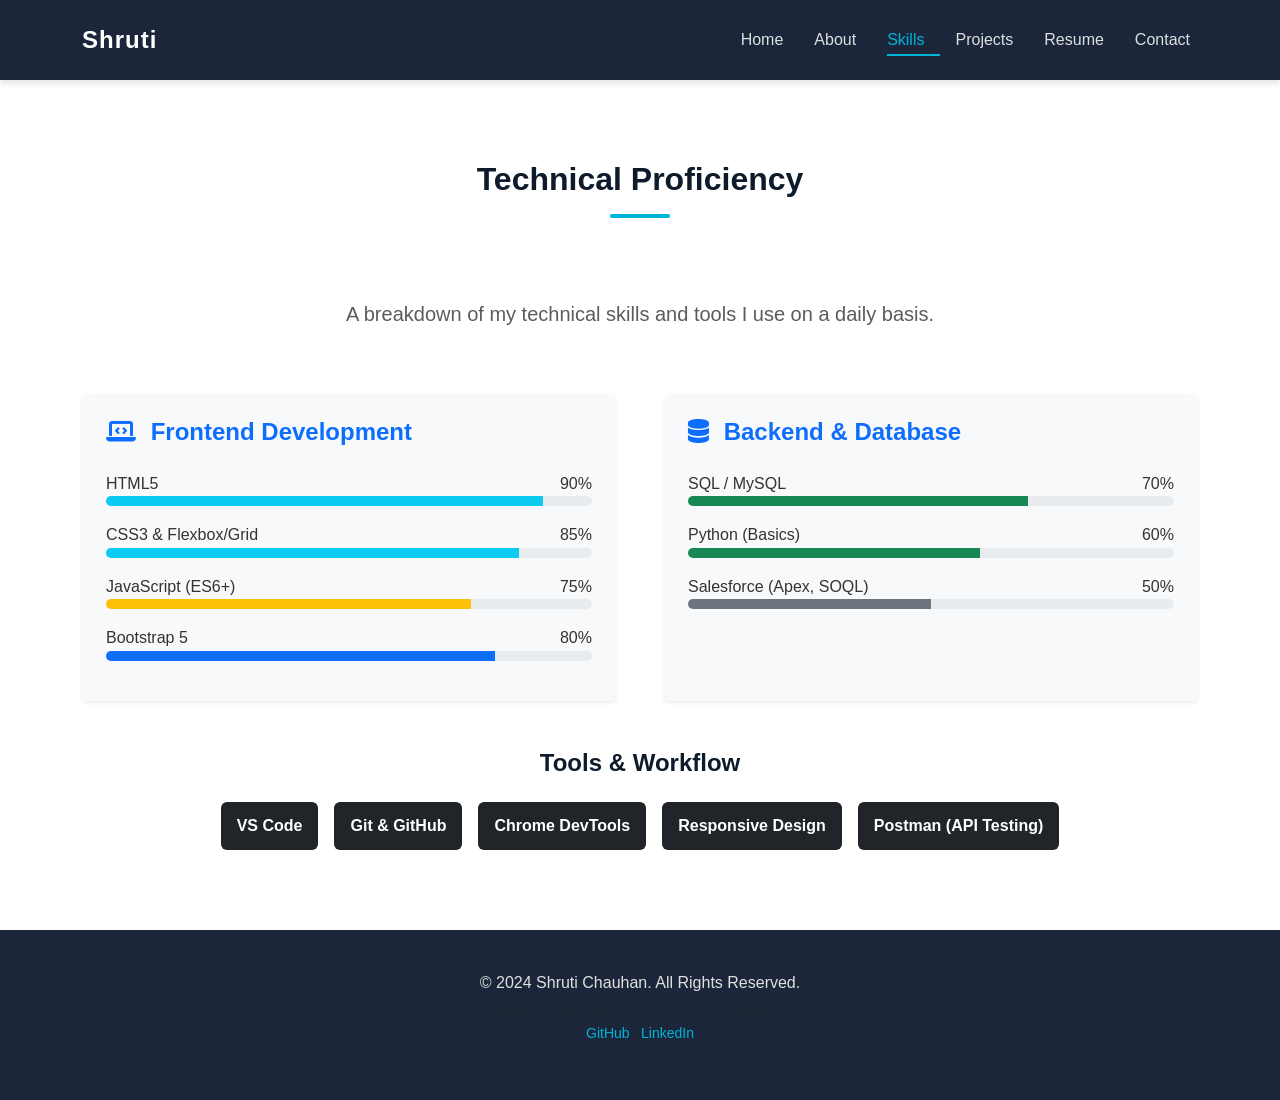
<file: portfolio/skills.html>
<!DOCTYPE html>
<html lang="en">

<head>
    <meta charset="UTF-8">
    <meta name="viewport" content="width=device-width, initial-scale=1.0">
    <title>Skills | Shruti Chauhan - Frontend Developer</title>

    <!-- Bootstrap 5 CSS CDN -->
    <link href="https://cdn.jsdelivr.net/npm/bootstrap@5.3.0/dist/css/bootstrap.min.css" rel="stylesheet">

    <!-- Custom CSS -->
    <link rel="stylesheet" href="css/style.css">

    <!-- FontAwesome for Icons (Optional but recommended for skills) -->
    <link rel="stylesheet" href="https://cdnjs.cloudflare.com/ajax/libs/font-awesome/6.4.0/css/all.min.css">
</head>

<body>

    <!-- Navigation Bar -->
    <nav class="navbar navbar-expand-lg navbar-dark sticky-top">
        <div class="container">
            <a class="navbar-brand" href="index.html">Shruti<span style="color: var(--accent-color);"></span></a>
            <button class="navbar-toggler" type="button" data-bs-toggle="collapse" data-bs-target="#navbarNav">
                <span class="navbar-toggler-icon"></span>
            </button>
            <div class="collapse navbar-collapse justify-content-end" id="navbarNav">
                <ul class="navbar-nav">
                    <li class="nav-item"><a class="nav-link" href="index.html">Home</a></li>
                    <li class="nav-item"><a class="nav-link" href="about.html">About</a></li>
                    <li class="nav-item"><a class="nav-link active" href="skills.html">Skills</a></li>
                    <li class="nav-item"><a class="nav-link" href="projects.html">Projects</a></li>
                    <li class="nav-item"><a class="nav-link" href="resume.html">Resume</a></li>
                    <li class="nav-item"><a class="nav-link" href="contact.html">Contact</a></li>
                </ul>
            </div>
        </div>
    </nav>

    <!-- Main Content -->
    <section class="section-padding">
        <div class="container">
            <div class="row mb-5">
                <div class="col-lg-8 mx-auto text-center animate-up">
                    <h2 class="section-title">Technical Proficiency</h2>
                    <p class="lead text-muted">A breakdown of my technical skills and tools I use on a daily basis.</p>
                </div>
            </div>

            <div class="row g-5">
                <!-- Frontend Column -->
                <div class="col-md-6 animate-up">
                    <div class="p-4 bg-light rounded shadow-sm h-100">
                        <h4 class="mb-4 text-primary"><i class="fas fa-laptop-code me-2"></i> Frontend Development</h4>

                        <div class="mb-3">
                            <div class="d-flex justify-content-between">
                                <span>HTML5</span>
                                <span>90%</span>
                            </div>
                            <div class="progress" style="height: 10px;">
                                <div class="progress-bar bg-info" role="progressbar" style="width: 90%"></div>
                            </div>
                        </div>

                        <div class="mb-3">
                            <div class="d-flex justify-content-between">
                                <span>CSS3 & Flexbox/Grid</span>
                                <span>85%</span>
                            </div>
                            <div class="progress" style="height: 10px;">
                                <div class="progress-bar bg-info" role="progressbar" style="width: 85%"></div>
                            </div>
                        </div>

                        <div class="mb-3">
                            <div class="d-flex justify-content-between">
                                <span>JavaScript (ES6+)</span>
                                <span>75%</span>
                            </div>
                            <div class="progress" style="height: 10px;">
                                <div class="progress-bar bg-warning" role="progressbar" style="width: 75%"></div>
                            </div>
                        </div>

                        <div class="mb-3">
                            <div class="d-flex justify-content-between">
                                <span>Bootstrap 5</span>
                                <span>80%</span>
                            </div>
                            <div class="progress" style="height: 10px;">
                                <div class="progress-bar bg-primary" role="progressbar" style="width: 80%"></div>
                            </div>
                        </div>
                    </div>
                </div>

                <!-- Backend & Logic Column -->
                <div class="col-md-6 animate-up">
                    <div class="p-4 bg-light rounded shadow-sm h-100">
                        <h4 class="mb-4 text-primary"><i class="fas fa-database me-2"></i> Backend & Database</h4>

                        <div class="mb-3">
                            <div class="d-flex justify-content-between">
                                <span>SQL / MySQL</span>
                                <span>70%</span>
                            </div>
                            <div class="progress" style="height: 10px;">
                                <div class="progress-bar bg-success" role="progressbar" style="width: 70%"></div>
                            </div>
                        </div>

                        <div class="mb-3">
                            <div class="d-flex justify-content-between">
                                <span>Python (Basics)</span>
                                <span>60%</span>
                            </div>
                            <div class="progress" style="height: 10px;">
                                <div class="progress-bar bg-success" role="progressbar" style="width: 60%"></div>
                            </div>
                        </div>

                        <div class="mb-3">
                            <div class="d-flex justify-content-between">
                                <span>Salesforce (Apex, SOQL)</span>
                                <span>50%</span>
                            </div>
                            <div class="progress" style="height: 10px;">
                                <div class="progress-bar bg-secondary" role="progressbar" style="width: 50%"></div>
                            </div>
                        </div>
                    </div>
                </div>
            </div>

            <!-- Tools Section -->
            <div class="row mt-5 animate-up">
                <div class="col-12">
                    <h4 class="mb-4 text-center">Tools & Workflow</h4>
                    <div class="d-flex flex-wrap justify-content-center gap-3">
                        <span class="badge bg-dark p-3 fs-6">VS Code</span>
                        <span class="badge bg-dark p-3 fs-6">Git & GitHub</span>
                        <span class="badge bg-dark p-3 fs-6">Chrome DevTools</span>
                        <span class="badge bg-dark p-3 fs-6">Responsive Design</span>
                        <span class="badge bg-dark p-3 fs-6">Postman (API Testing)</span>
                    </div>
                </div>
            </div>

        </div>
    </section>

    <!-- Footer -->
    <footer>
        <div class="container">
            <p class="mb-1">&copy; 2024 Shruti Chauhan. All Rights Reserved.</p>
            <p class="small text-muted">
                Designed & Built with HTML, CSS, JS & Bootstrap. <br>
                <a href="https://github.com/shrutichauhan" target="_blank">GitHub</a> |
                <a href="https://linkedin.com/in/shrutichauhan" target="_blank">LinkedIn</a>
            </p>
        </div>
    </footer>

    <!-- Bootstrap 5 JS Bundle -->
    <script src="https://cdn.jsdelivr.net/npm/bootstrap@5.3.0/dist/js/bootstrap.bundle.min.js"></script>
    <script src="js/main.js"></script>
</body>

</html>
</file>
<file: lunacart/css/style.css>
/* 
Project: LunaCart - Minimal Fashion Store 
File: style.css
Description: Global styles, layout, and responsiveness.
*/

/* --- CSS Variables & Reset --- */
:root {
    --primary-color: #2c2c2c;
    /* Soft Black */
    --secondary-color: #8da399;
    /* Muted Sage Green */
    --accent-color: #d4a373;
    /* Soft Earthy Gold */
    --bg-color: #f9f9f9;
    /* Off-White */
    --white: #ffffff;
    --text-color: #4a4a4a;
    --font-heading: 'Playfair Display', serif;
    --font-body: 'Poppins', sans-serif;
    --transition: all 0.3s ease;
}

* {
    margin: 0;
    padding: 0;
    box-sizing: border-box;
}

body {
    font-family: var(--font-body);
    background-color: var(--bg-color);
    color: var(--text-color);
    line-height: 1.6;
}

/* .four_zero_four-bg h3{ */
/* font_size:80px; */
/* }  */
/* .link_404{ */
/* color:#fff!important; */
/* padding: 10px 20px; */
/* background: #399ac31;; */
/* marign:20px 0; */
/* display:inline_block;} */
/* } */
a {
    text-decoration: none;
    color: inherit;
}

ul {
    list-style: none;
}

img {
    max-width: 100%;
    display: block;
}

.container {
    width: 90%;
    max-width: 1200px;
    margin: 0 auto;
    padding: 0 20px;
}

/* --- Typography --- */
h1,
h2,
h3 {
    font-family: var(--font-heading);
    color: var(--primary-color);
    margin-bottom: 20px;
}

h1 {
    font-size: 3.5rem;
}

h2 {
    font-size: 2.5rem;
    text-align: center;
    margin-bottom: 40px;
}

h3 {
    font-size: 1.5rem;
}

/* --- Buttons --- */
.btn {
    display: inline-block;
    padding: 12px 30px;
    background-color: var(--primary-color);
    color: var(--white);
    border: 1px solid var(--primary-color);
    font-weight: 500;
    letter-spacing: 1px;
    transition: var(--transition);
    cursor: pointer;
    text-transform: uppercase;
    font-size: 0.9rem;
}

.btn:hover {
    background-color: transparent;
    color: var(--primary-color);
}

/* --- Header & Navigation --- */
header {
    background-color: var(--white);
    padding: 20px 0;
    box-shadow: 0 2px 10px rgba(0, 0, 0, 0.05);
    position: sticky;
    top: 0;
    z-index: 1000;
}

nav {
    display: flex;
    justify-content: space-between;
    align-items: center;
}

.logo {
    font-family: var(--font-heading);
    font-size: 1.8rem;
    font-weight: 700;
    color: var(--secondary-color);
    display: flex;
    align-items: center;
    gap: 8px;
}

.nav-links {
    display: flex;
    gap: 30px;
}

.nav-links a {
    font-weight: 500;
    position: relative;
    font-size: 1rem;
}

.nav-links a::after {
    content: '';
    position: absolute;
    width: 0;
    height: 2px;
    background: var(--secondary-color);
    bottom: -5px;
    left: 0;
    transition: var(--transition);
}

.nav-links a:hover::after,
.nav-links a.active::after {
    width: 100%;
}

.hamburger {
    display: none;
    font-size: 1.5rem;
    cursor: pointer;
}

/* --- Hero Section (Home) --- */
.hero {
    height: 90vh;
    background: linear-gradient(rgba(0, 0, 0, 0.3), rgba(0, 0, 0, 0.3)), url('https://images.unsplash.com/photo-1496747611176-843222e1e57c?ixlib=rb-1.2.1&auto=format&fit=crop&w=1950&q=80') no-repeat center center/cover;
    display: flex;
    align-items: center;
    justify-content: center;
    text-align: center;
    color: var(--white);
}

.hero-content h1 {
    color: var(--white);
    margin-bottom: 10px;
}

.tagline {
    font-size: 1.2rem;
    margin-bottom: 30px;
    font-weight: 300;
}

.hero .btn {
    background-color: var(--white);
    color: var(--primary-color);
    border-color: var(--white);
}

.hero .btn:hover {
    background-color: transparent;
    color: var(--white);
}

/* --- Features Section (Home) --- */
.features {
    padding: 80px 0;
}

.features-grid {
    display: grid;
    grid-template-columns: repeat(auto-fit, minmax(300px, 1fr));
    gap: 30px;
}

.feature-item {
    text-align: center;
    padding: 20px;
}

.feature-icon {
    font-size: 2rem;
    margin-bottom: 15px;
    color: var(--secondary-color);
}

/* --- About Page --- */
.about-section {
    padding: 80px 0;
}

.about-content {
    display: grid;
    grid-template-columns: 1fr 1fr;
    gap: 50px;
    align-items: center;
}

.about-text p {
    margin-bottom: 20px;
}

.about-image img {
    border-radius: 5px;
    box-shadow: 10px 10px 0 var(--secondary-color);
}

/* --- Gallery/Products --- */
.gallery-section {
    padding: 80px 0;
}

.product-grid {
    display: grid;
    grid-template-columns: repeat(auto-fit, minmax(280px, 1fr));
    gap: 40px;
}

.product-card {
    background: var(--white);
    border-radius: 8px;
    overflow: hidden;
    box-shadow: 0 5px 15px rgba(0, 0, 0, 0.05);
    transition: var(--transition);
    position: relative;
}

.product-card:hover {
    transform: translateY(-5px);
    box-shadow: 0 10px 25px rgba(0, 0, 0, 0.1);
}

.product-image {
    height: 350px;
    overflow: hidden;
    position: relative;
}

.product-image img {
    width: 100%;
    height: 100%;
    object-fit: cover;
    transition: transform 0.5s ease;
}

.product-card:hover .product-image img {
    transform: scale(1.1);
}

.add-to-cart-overlay {
    position: absolute;
    bottom: -50px;
    left: 0;
    width: 100%;
    background: var(--primary-color);
    color: var(--white);
    text-align: center;
    padding: 10px;
    transition: var(--transition);
    cursor: pointer;
}

.product-card:hover .add-to-cart-overlay {
    bottom: 0;
}

.product-info {
    padding: 20px;
    text-align: center;
}

.product-price {
    color: var(--secondary-color);
    font-weight: 700;
    font-size: 1.1rem;
    margin-top: 5px;
}

/* --- Contact Page --- */
.contact-section {
    padding: 80px 0;
}

.form-container {
    max-width: 600px;
    margin: 0 auto;
    background: var(--white);
    padding: 40px;
    border-radius: 8px;
    box-shadow: 0 5px 25px rgba(0, 0, 0, 0.05);
}

.form-group {
    margin-bottom: 20px;
}

label {
    display: block;
    margin-bottom: 8px;
    font-weight: 500;
}

input,
textarea {
    width: 100%;
    padding: 12px;
    border: 1px solid #ddd;
    border-radius: 4px;
    font-family: inherit;
    transition: var(--transition);
}

input:focus,
textarea:focus {
    outline: none;
    border-color: var(--secondary-color);
}

.error-message {
    color: #e74c3c;
    font-size: 0.85rem;
    margin-top: 5px;
    display: none;
}

/* --- Footer --- */
footer {
    background-color: var(--primary-color);
    color: var(--white);
    text-align: center;
    padding: 40px 0;
    margin-top: auto;
}

.social-links {
    margin-bottom: 20px;
}

.social-links a {
    margin: 0 10px;
    font-size: 1.2rem;
    opacity: 0.8;
    transition: var(--transition);
}

.social-links a:hover {
    opacity: 1;
}

/* --- Responsive Design --- */
@media (max-width: 768px) {
    h1 {
        font-size: 2.5rem;
    }

    .hamburger {
        display: block;
    }

    .nav-links {
        position: fixed;
        top: 70px;
        right: -100%;
        width: 100%;
        height: calc(100vh - 70px);
        background-color: var(--white);
        flex-direction: column;
        align-items: center;
        justify-content: center;
        transition: var(--transition);
        box-shadow: 0 5px 10px rgba(0, 0, 0, 0.1);
    }

    .nav-links.active {
        right: 0;
    }

    .about-content {
        grid-template-columns: 1fr;
    }

    .about-image {
        order: -1;
    }
}
</file>
<file: portfolio/css/style.css>
/* 
 * Professional Portfolio - Main Stylesheet
 * Theme: Modern Professional (Deep Blue / Teal / Clean White)
 */

:root {
    /* Color Palette */
    --primary-color: #0d1b2a;
    /* Deepest Blue - Backgrounds/Text */
    --secondary-color: #1b263b;
    /* Dark Blue - Footer/Nav */
    --accent-color: #00b4d8;
    /* Bright Teal - Buttons/Highlights */
    --accent-hover: #0077b6;
    /* Darker Teal - Hover States */
    --text-light: #e0e1dd;
    /* Off-white - Text on dark */
    --text-dark: #333333;
    /* Dark Grey - Text on light */
    --bg-light: #f8f9fa;
    /* Light Grey - Section Backgrounds */
    --white: #ffffff;

    /* Typography */
    --font-heading: 'Segoe UI', Tahoma, Geneva, Verdana, sans-serif;
    --font-body: 'Segoe UI', Roboto, Helvetica, Arial, sans-serif;
}

/* General Reset & Typography */
body {
    font-family: var(--font-body);
    line-height: 1.6;
    color: var(--text-dark);
    scroll-behavior: smooth;
    overflow-x: hidden;
}

h1,
h2,
h3,
h4,
h5,
h6 {
    font-family: var(--font-heading);
    font-weight: 700;
    margin-bottom: 20px;
    color: var(--primary-color);
}

a {
    text-decoration: none;
    transition: all 0.3s ease;
}

/* Navbar Customization */
.navbar {
    background-color: var(--secondary-color);
    padding: 1rem 0;
    box-shadow: 0 4px 6px rgba(0, 0, 0, 0.1);
}

.navbar-brand {
    font-size: 1.5rem;
    font-weight: bold;
    color: var(--white) !important;
    letter-spacing: 1px;
}

.navbar-nav .nav-link {
    color: rgba(255, 255, 255, 0.85) !important;
    font-weight: 500;
    margin-left: 15px;
    position: relative;
}

.navbar-nav .nav-link:hover,
.navbar-nav .nav-link.active {
    color: var(--accent-color) !important;
}

.navbar-nav .nav-link::after {
    content: '';
    display: block;
    width: 0;
    height: 2px;
    background: var(--accent-color);
    transition: width 0.3s;
    position: absolute;
    bottom: 5px;
}

.navbar-nav .nav-link:hover::after,
.navbar-nav .nav-link.active::after {
    width: 100%;
}

/* Hero Section */
.hero-section {
    background: linear-gradient(135deg, var(--primary-color), var(--secondary-color));
    color: var(--white);
    padding: 100px 0;
    text-align: center;
    position: relative;
    clip-path: polygon(0 0, 100% 0, 100% 90%, 0 100%);
}

.hero-section h1 {
    color: var(--white);
    font-size: 3.5rem;
    margin-bottom: 20px;
    animation: fadeInDown 1s ease-out;
}

.hero-section p {
    font-size: 1.25rem;
    color: var(--text-light);
    max-width: 700px;
    margin: 0 auto 30px auto;
    animation: fadeInUp 1s ease-out 0.5s both;
}

.btn-primary-custom {
    background-color: var(--accent-color);
    border: none;
    padding: 12px 30px;
    font-size: 1rem;
    font-weight: 600;
    border-radius: 50px;
    color: var(--white);
    transition: transform 0.3s ease, box-shadow 0.3s ease;
    animation: fadeInUp 1s ease-out 0.8s both;
}

.btn-primary-custom:hover {
    background-color: var(--accent-hover);
    transform: translateY(-3px);
    box-shadow: 0 10px 20px rgba(0, 180, 216, 0.4);
    color: var(--white);
}

.btn-outline-light-custom {
    border: 2px solid var(--white);
    color: var(--white);
    padding: 12px 30px;
    font-size: 1rem;
    font-weight: 600;
    border-radius: 50px;
    margin-left: 15px;
    background: transparent;
    transition: all 0.3s ease;
    animation: fadeInUp 1s ease-out 1s both;
}

.btn-outline-light-custom:hover {
    background-color: var(--white);
    color: var(--primary-color);
    transform: translateY(-3px);
}

/* Section Common Styles */
.section-padding {
    padding: 80px 0;
}

.section-title {
    text-align: center;
    margin-bottom: 60px;
    position: relative;
    padding-bottom: 20px;
}

.section-title::after {
    content: '';
    display: block;
    width: 60px;
    height: 4px;
    background: var(--accent-color);
    margin: 15px auto 0;
    border-radius: 2px;
}

/* Footer */
footer {
    background-color: var(--secondary-color);
    color: var(--text-light);
    padding: 40px 0;
    text-align: center;
}

footer a {
    color: var(--accent-color);
    text-decoration: none;
}

footer a:hover {
    color: var(--white);
    text-decoration: underline;
}

/* Animations */
@keyframes fadeInDown {
    from {
        opacity: 0;
        transform: translate3d(0, -50px, 0);
    }

    to {
        opacity: 1;
        transform: translate3d(0, 0, 0);
    }
}

@keyframes fadeInUp {
    from {
        opacity: 0;
        transform: translate3d(0, 50px, 0);
    }

    to {
        opacity: 1;
        transform: translate3d(0, 0, 0);
    }
}

/* Utility Animations Classes */
.animate-up {
    opacity: 0;
    transform: translateY(30px);
    transition: all 0.8s ease-out;
}

.animate-up.visible {
    opacity: 1;
    transform: translateY(0);
}
</file>
